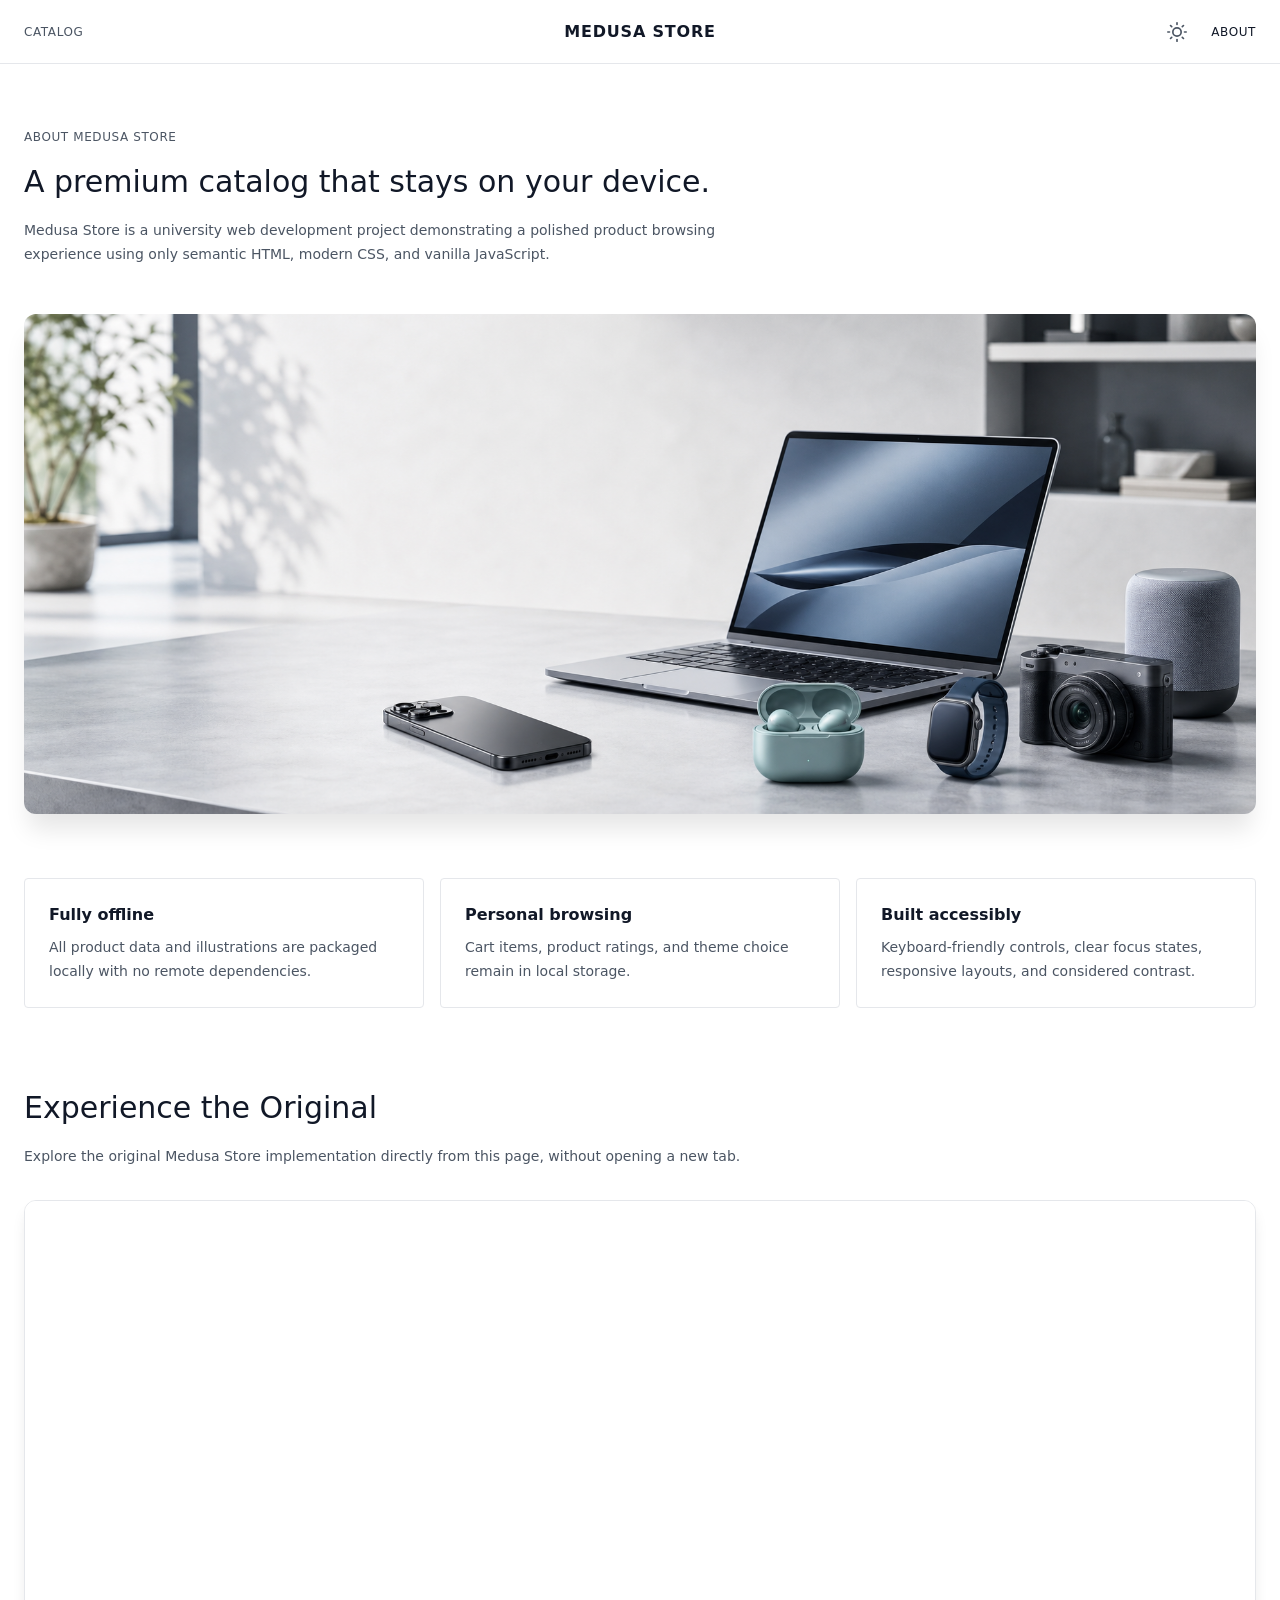
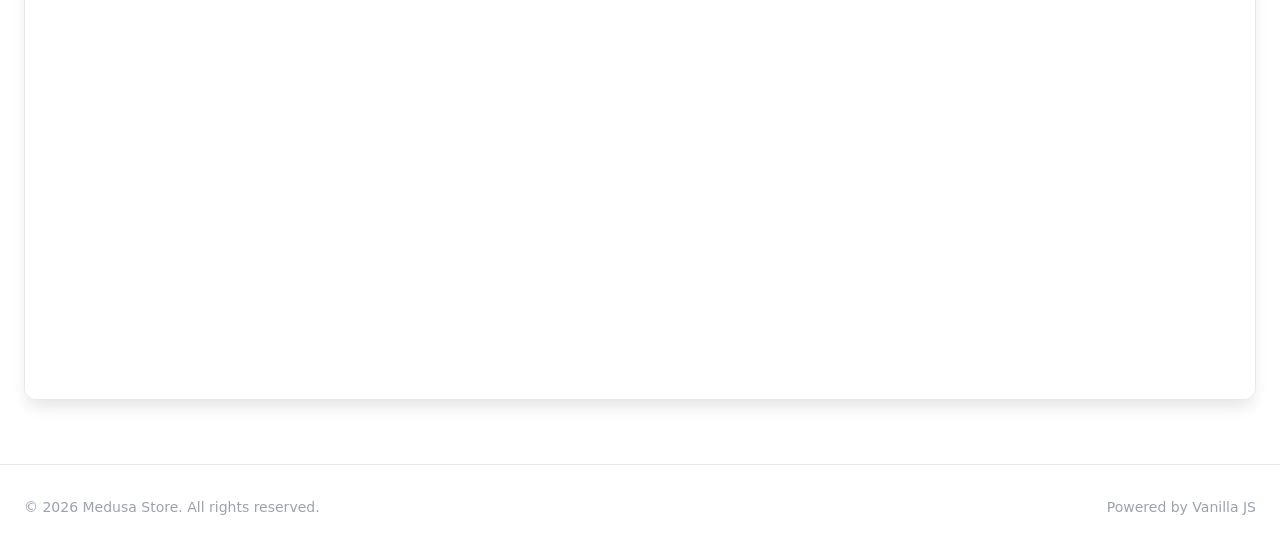
<file: about.html>
<!DOCTYPE html>
<html lang="en">
<head>
  <meta charset="UTF-8">
  <meta name="viewport" content="width=device-width, initial-scale=1.0">
  <title>About | Medusa Store</title>
  <meta name="description" content="About the offline Medusa Store catalog.">
  <link rel="stylesheet" href="css/style.css">
  <link rel="icon" type="image/png" href="images/icons/icon.png">
  <script>
    const savedTheme = localStorage.getItem('medusa_theme_pref');
    const systemTheme = window.matchMedia('(prefers-color-scheme: dark)').matches ? 'dark' : 'light';
    document.documentElement.setAttribute('data-theme', savedTheme || systemTheme);
  </script>
</head>
<body class="bg-ui-bg-base text-ui-fg-base antialiased detail-body">
  <div class="sticky-header">
    <header class="header-container">
      <nav class="nav-content content-container" aria-label="Primary navigation">
        <div class="nav-left">
          <a class="nav-link" href="index.html#catalog">Catalog</a>
        </div>
        <div class="nav-center">
          <a href="index.html" class="nav-logo" aria-label="Home">MEDUSA STORE</a>
        </div>
        <div class="nav-right">
          <button id="theme-toggle" class="nav-link" aria-label="Toggle dark mode">
            <svg class="theme-icon-light icon-small" viewBox="0 0 24 24" fill="none" stroke="currentColor" stroke-width="2" stroke-linecap="round" stroke-linejoin="round">
              <circle cx="12" cy="12" r="5"></circle>
              <line x1="12" y1="1" x2="12" y2="3"></line>
              <line x1="12" y1="21" x2="12" y2="23"></line>
              <line x1="4.22" y1="4.22" x2="5.64" y2="5.64"></line>
              <line x1="18.36" y1="18.36" x2="19.78" y2="19.78"></line>
              <line x1="1" y1="12" x2="3" y2="12"></line>
              <line x1="21" y1="12" x2="23" y2="12"></line>
              <line x1="4.22" y1="19.78" x2="5.64" y2="18.36"></line>
              <line x1="18.36" y1="5.64" x2="19.78" y2="4.22"></line>
            </svg>
            <svg class="theme-icon-dark icon-small" style="display:none;" viewBox="0 0 24 24" fill="none" stroke="currentColor" stroke-width="2" stroke-linecap="round" stroke-linejoin="round">
              <path d="M21 12.79A9 9 0 1 1 11.21 3 7 7 0 0 0 21 12.79z"></path>
            </svg>
          </button>
          <span class="nav-link detail-current">About</span>
        </div>
      </nav>
    </header>
  </div>
  <main class="about-page content-container">
    <section class="about-introduction" aria-labelledby="about-title">
      <p class="detail-eyebrow">About Medusa Store</p>
      <h1 id="about-title" class="detail-title">A premium catalog that stays on your device.</h1>
      <p class="detail-intro">Medusa Store is a university web development project demonstrating a polished product browsing experience using only semantic HTML, modern CSS, and vanilla JavaScript.</p>
    </section>
    
    <section class="about-hero-image" style="margin-bottom: 4rem; border-radius: 12px; overflow: hidden; box-shadow: 0 20px 25px -5px rgba(0, 0, 0, 0.1); background-color: var(--ui-bg-subtle);">
      <img src="images/hero/catalog-hero.png" alt="Medusa Store Demo" style="width: 100%; height: auto; display: block; object-fit: cover; max-height: 500px;">
    </section>

    <section class="about-feature-grid" aria-label="Store principles">
      <article class="about-feature">
        <h2>Fully offline</h2>
        <p>All product data and illustrations are packaged locally with no remote dependencies.</p>
      </article>
      <article class="about-feature">
        <h2>Personal browsing</h2>
        <p>Cart items, product ratings, and theme choice remain in local storage.</p>
      </article>
      <article class="about-feature">
        <h2>Built accessibly</h2>
        <p>Keyboard-friendly controls, clear focus states, responsive layouts, and considered contrast.</p>
      </article>
    </section>

    <section class="about-iframe-section" style="margin-top: 5rem;">
      <h2 class="detail-title" style="font-size: 1.875rem; margin-bottom: 1rem;">Experience the Original</h2>
      <p class="detail-intro" style="margin-bottom: 2rem;">Explore the original Medusa Store implementation directly from this page, without opening a new tab.</p>
      <div style="border: 1px solid var(--ui-border-base); border-radius: 12px; overflow: hidden; height: 800px; box-shadow: 0 10px 15px -3px rgba(0, 0, 0, 0.1); background-color: #ffffff;">
        <iframe src="https://next.medusajs.com/dk" width="100%" height="100%" style="border: none; background-color: #ffffff;" title="Original Medusa Website"></iframe>
      </div>
    </section>
  </main>
  <footer class="footer detail-footer">
    <div class="content-container footer-bottom">
      <span>&copy; 2026 Medusa Store. All rights reserved.</span>
      <span>Powered by Vanilla JS</span>
    </div>
  </footer>
  <script type="module">
    import { initTheme } from './js/ui.js';
    initTheme();
  </script>
</body>
</html>
</file>
<file: css/style.css>
/* ==========================================================================
   Medusa UI Style Tokens & Variables
   ========================================================================== */

:root {
  /* Light Mode (Default) */
  --ui-bg-base: #ffffff;
  --ui-bg-subtle: #f3f4f6; /* Tailwind gray-100 */
  
  --ui-fg-base: #111827; /* Tailwind gray-900 */
  --ui-fg-subtle: #4b5563; /* Tailwind gray-600 */
  --ui-fg-muted: #9ca3af; /* Tailwind gray-400 */
  
  --ui-border-base: #e5e7eb; /* Tailwind gray-200 */
  
  --ui-button-primary-bg: #111827;
  --ui-button-primary-fg: #ffffff;
  --ui-button-primary-hover: #374151;
  
  --ui-button-secondary-bg: #ffffff;
  --ui-button-secondary-fg: #111827;
  --ui-button-secondary-border: #d1d5db; /* Tailwind gray-300 */
  --ui-button-secondary-hover: #f9fafb;
}

html[data-theme='dark'] {
  /* Dark Mode */
  --ui-bg-base: #111827;
  --ui-bg-subtle: #1f2937; /* Tailwind gray-800 */
  
  --ui-fg-base: #f9fafb; /* Tailwind gray-50 */
  --ui-fg-subtle: #9ca3af; /* Tailwind gray-400 */
  --ui-fg-muted: #6b7280; /* Tailwind gray-500 */
  
  --ui-border-base: #374151; /* Tailwind gray-700 */
  
  --ui-button-primary-bg: #ffffff;
  --ui-button-primary-fg: #111827;
  --ui-button-primary-hover: #f3f4f6;
  
  --ui-button-secondary-bg: #1f2937;
  --ui-button-secondary-fg: #f9fafb;
  --ui-button-secondary-border: #4b5563;
  --ui-button-secondary-hover: #374151;
}

/* Base Reset & Utilities */
*, *::before, *::after {
  box-sizing: border-box;
  margin: 0;
  padding: 0;
}

html {
  font-family: ui-sans-serif, system-ui, -apple-system, BlinkMacSystemFont, "Segoe UI", Roboto, "Helvetica Neue", Arial, sans-serif;
  line-height: 1.5;
  scroll-behavior: smooth;
}

body {
  background-color: var(--ui-bg-base);
  color: var(--ui-fg-base);
  -webkit-font-smoothing: antialiased;
  transition: background-color 0.2s ease, color 0.2s ease;
  overflow-x: hidden;
}

body.modal-open {
  overflow: hidden;
}

a {
  color: inherit;
  text-decoration: none;
}

ul {
  list-style: none;
}

button, input, select {
  font: inherit;
  background: transparent;
  border: none;
  outline: none;
}

button {
  cursor: pointer;
}

img, svg {
  display: block;
  max-width: 100%;
}

.icon-small {
  width: 20px;
  height: 20px;
}

/* Typography Utilities */
.txt-xsmall-plus { font-size: 0.75rem; font-weight: 500; line-height: 1.125rem; }
.txt-small-plus { font-size: 0.875rem; font-weight: 500; line-height: 1.25rem; }
.text-small-regular { font-size: 0.875rem; font-weight: 400; line-height: 1.25rem; }
.txt-compact-small { font-size: 0.875rem; font-weight: 400; line-height: 1.25rem; }
.txt-compact-medium { font-size: 1rem; font-weight: 400; line-height: 1.5rem; }
.text-2xl-semi { font-size: 1.5rem; font-weight: 600; line-height: 2rem; }

.text-ui-fg-base { color: var(--ui-fg-base); }
.text-ui-fg-subtle { color: var(--ui-fg-subtle); }
.text-ui-fg-muted { color: var(--ui-fg-muted); }
.bg-ui-bg-subtle { background-color: var(--ui-bg-subtle); }

.mt-4 { margin-top: 1rem; }
.flex { display: flex; }
.flex-col { display: flex; flex-direction: column; }
.justify-between { justify-content: space-between; }
.items-center { align-items: center; }
.gap-4 { gap: 1rem; }
.flex-1 { flex: 1 1 0%; }

/* Buttons */
.btn {
  display: inline-flex;
  align-items: center;
  justify-content: center;
  padding: 0.5rem 1rem;
  font-size: 0.875rem;
  font-weight: 500;
  border-radius: 4px;
  transition: all 0.2s ease;
  gap: 0.5rem;
}

.btn-primary {
  background-color: var(--ui-button-primary-bg);
  color: var(--ui-button-primary-fg);
}
.btn-primary:hover {
  background-color: var(--ui-button-primary-hover);
}

.btn-secondary {
  background-color: var(--ui-button-secondary-bg);
  color: var(--ui-button-secondary-fg);
  border: 1px solid var(--ui-button-secondary-border);
}
.btn-secondary:hover {
  background-color: var(--ui-button-secondary-hover);
}

.text-btn {
  color: var(--ui-fg-subtle);
  font-size: 0.875rem;
}
.text-btn:hover {
  color: var(--ui-fg-base);
}

/* Layout */
.content-container {
  max-width: 1280px;
  margin: 0 auto;
  padding: 0 1.5rem;
  width: 100%;
}

/* Header */
.sticky-header {
  position: sticky;
  top: 0;
  left: 0;
  right: 0;
  z-index: 50;
  background-color: var(--ui-bg-base);
}

.header-container {
  position: relative;
  height: 64px; /* h-16 */
  border-bottom: 1px solid var(--ui-border-base);
}

.nav-content {
  display: flex;
  align-items: center;
  justify-content: space-between;
  height: 100%;
  font-size: 0.875rem;
}

.nav-left, .nav-center, .nav-right {
  display: flex;
  align-items: center;
  height: 100%;
}

.nav-left {
  flex: 1;
  gap: 1rem;
  position: relative;
}
.nav-center {
  justify-content: center;
}
.nav-right {
  flex: 1;
  justify-content: flex-end;
  gap: 1.5rem;
}

.nav-btn, .nav-link {
  display: flex;
  align-items: center;
  gap: 0.5rem;
  color: var(--ui-fg-subtle);
  text-transform: uppercase;
  font-weight: 500;
  font-size: 0.75rem;
  letter-spacing: 0.05em;
}

.nav-btn:hover, .nav-link:hover {
  color: var(--ui-fg-base);
}

.header-menu {
  position: absolute;
  top: calc(100% - 0.5rem);
  left: 0;
  min-width: 128px;
  padding: 0.5rem;
  border: 1px solid var(--ui-border-base);
  border-radius: 4px;
  background-color: var(--ui-bg-base);
  box-shadow: 0 4px 12px rgba(17, 24, 39, 0.08);
}

.header-menu[hidden] {
  display: none;
}

.header-menu-link {
  padding: 0.5rem;
}

.nav-logo {
  font-size: 1rem;
  font-weight: 600;
  text-transform: uppercase;
  letter-spacing: 0.05em;
  color: var(--ui-fg-base);
}

/* Inline Search in Header */
.search-bar-inline {
  display: flex;
  align-items: center;
  background-color: var(--ui-bg-subtle);
  border-radius: 4px;
  padding: 0.25rem 0.5rem;
  max-width: 200px;
}
.search-bar-inline input {
  font-size: 0.875rem;
  color: var(--ui-fg-base);
  width: 100%;
}
.search-bar-inline input::placeholder {
  color: var(--ui-fg-muted);
}
.clear-btn {
  color: var(--ui-fg-muted);
  font-size: 1.25rem;
  line-height: 1;
}

/* Hero Section */
.hero-section {
  height: 60vh;
  min-height: 400px;
  width: 100%;
  border-bottom: 1px solid var(--ui-border-base);
  background-color: var(--ui-bg-subtle);
  display: flex;
  align-items: center;
  justify-content: space-between;
  position: relative;
  overflow: hidden;
  padding: 0 5%;
}

.hero-image-wrapper {
  flex: 1;
  display: flex;
  justify-content: center;
  align-items: center;
  max-width: 50%;
  height: 100%;
  padding: 2rem;
}

.hero-image {
  max-width: 100%;
  max-height: 100%;
  object-fit: contain;
  border-radius: 12px;
  box-shadow: 0 20px 25px -5px rgba(0, 0, 0, 0.1), 0 10px 10px -5px rgba(0, 0, 0, 0.04);
}

.hero-content {
  flex: 1;
  display: flex;
  flex-direction: column;
  align-items: center;
  justify-content: center;
  text-align: center;
  gap: 1.5rem;
  padding: 2rem;
  z-index: 10;
  position: relative;
  max-width: 50%;
}

.hero-content.left-aligned {
  align-items: flex-start;
  text-align: left;
}

@media (max-width: 768px) {
  .hero-section {
    flex-direction: column-reverse;
    height: auto;
    padding: 2rem 5%;
  }
  .hero-content, .hero-image-wrapper {
    max-width: 100%;
  }
  .hero-content.left-aligned {
    align-items: center;
    text-align: center;
  }
}

.hero-title {
  font-size: 1.875rem; /* text-3xl */
  line-height: 2.5rem;
  font-weight: 600;
  color: var(--ui-fg-base);
}

.hero-subtitle {
  font-size: 1.25rem;
  line-height: 1.75rem;
  font-weight: 400;
  color: var(--ui-fg-subtle);
}

/* Store Layout (Sidebar + Grid) */
.store-layout {
  display: flex;
  flex-direction: column;
  padding-top: 1.5rem;
  padding-bottom: 3rem;
  gap: 2rem;
}

@media (min-width: 768px) {
  .store-layout {
    flex-direction: row;
    align-items: flex-start;
  }
}

/* Sidebar RefinementList */
.refinement-list {
  width: 100%;
  max-width: 250px;
  flex-shrink: 0;
}

.filter-header {
  display: flex;
  justify-content: space-between;
  align-items: center;
  margin-bottom: 1.5rem;
}

.filter-header h3 {
  font-size: 0.875rem;
  font-weight: 600;
}

.filter-group {
  margin-bottom: 1.5rem;
}

.filter-label {
  display: block;
  font-size: 0.875rem;
  color: var(--ui-fg-subtle);
  margin-bottom: 0.5rem;
}

.flex-between {
  display: flex;
  justify-content: space-between;
  align-items: center;
  margin-bottom: 0.5rem;
}

.filter-select {
  width: 100%;
  border: 1px solid var(--ui-border-base);
  background-color: var(--ui-bg-base);
  color: var(--ui-fg-base);
  padding: 0.5rem;
  border-radius: 4px;
  font-size: 0.875rem;
}

.range-slider {
  width: 100%;
}

.rating-pills {
  display: flex;
  flex-wrap: wrap;
  gap: 0.5rem;
}

.rating-pill {
  border: 1px solid var(--ui-border-base);
  color: var(--ui-fg-subtle);
  padding: 0.25rem 0.75rem;
  font-size: 0.75rem;
  border-radius: 99px;
}
.rating-pill.active {
  background-color: var(--ui-fg-base);
  color: var(--ui-bg-base);
  border-color: var(--ui-fg-base);
}

/* Products Area */
.products-area {
  flex: 1;
  width: 100%;
}

.products-header {
  margin-bottom: 2rem;
  display: flex;
  justify-content: space-between;
  align-items: baseline;
}

.store-title {
  font-size: 1.5rem;
  font-weight: 600;
}

.results-count {
  font-size: 0.875rem;
  color: var(--ui-fg-subtle);
}

.active-filters {
  display: flex;
  flex-wrap: wrap;
  gap: 0.5rem;
  margin-bottom: 1rem;
}

.cart-checkout {
  display: flex;
  align-items: center;
  justify-content: space-between;
  gap: 1rem;
  padding: 1rem 0;
  margin-bottom: 1.5rem;
  border-top: 1px solid var(--ui-border-base);
  border-bottom: 1px solid var(--ui-border-base);
}

.cart-checkout[hidden] {
  display: none;
}

.cart-total {
  color: var(--ui-fg-subtle);
  font-size: 0.875rem;
  font-weight: 500;
}

.filter-chip {
  background-color: var(--ui-bg-subtle);
  color: var(--ui-fg-subtle);
  font-size: 0.75rem;
  padding: 0.25rem 0.75rem;
  border-radius: 99px;
  display: flex;
  align-items: center;
  gap: 0.25rem;
}

/* Product Grid */
.products-grid {
  display: grid;
  grid-template-columns: repeat(2, 1fr);
  gap: 1.5rem;
  row-gap: 2.5rem;
}

@media (min-width: 1024px) {
  .products-grid {
    grid-template-columns: repeat(3, 1fr);
  }
}
@media (min-width: 1280px) {
  .products-grid {
    grid-template-columns: repeat(4, 1fr);
  }
}

/* Product Card Preview (Mimic Medusa) */
.product-preview {
  display: flex;
  flex-direction: column;
  cursor: pointer;
}

.product-thumbnail {
  background-color: var(--ui-bg-subtle);
  aspect-ratio: 4 / 5;
  width: 100%;
  display: flex;
  align-items: center;
  justify-content: center;
  position: relative;
  overflow: hidden;
  border-radius: 4px;
}

.product-thumbnail img {
  max-width: 80%;
  max-height: 80%;
  object-fit: contain;
  transition: transform 0.3s ease;
}

.product-preview:hover .product-thumbnail img {
  transform: scale(1.05);
}

.product-badge {
  position: absolute;
  top: 0.5rem;
  left: 0.5rem;
  background-color: var(--ui-bg-base);
  color: var(--ui-fg-base);
  font-size: 0.65rem;
  font-weight: 600;
  padding: 0.2rem 0.5rem;
  border-radius: 2px;
  text-transform: uppercase;
}

.product-cart {
  position: absolute;
  top: 0.5rem;
  right: 0.5rem;
  background-color: var(--ui-bg-base);
  border-radius: 50%;
  width: 28px;
  height: 28px;
  display: flex;
  align-items: center;
  justify-content: center;
  color: var(--ui-fg-subtle);
  z-index: 2;
  box-shadow: 0 1px 3px rgba(0,0,0,0.1);
}
.product-cart.active {
  color: var(--ui-fg-base);
}

.product-info {
  display: flex;
  justify-content: space-between;
  margin-top: 1rem;
  font-size: 1rem;
  line-height: 1.5rem;
}

.product-title {
  color: var(--ui-fg-subtle);
}

.product-price {
  color: var(--ui-fg-base);
  font-weight: 500;
}

.product-rating-row {
  display: flex;
  align-items: center;
  gap: 0.25rem;
  font-size: 0.75rem;
  color: var(--ui-fg-muted);
  margin-top: 0.25rem;
}
.star-color {
  color: #fbbf24;
}

/* Skeletons */
.product-skeleton {
  aspect-ratio: 4 / 5;
  background-color: var(--ui-bg-subtle);
  animation: pulse 2s cubic-bezier(0.4, 0, 0.6, 1) infinite;
  border-radius: 4px;
}
@keyframes pulse {
  0%, 100% { opacity: 1; }
  50% { opacity: 0.5; }
}

.empty-state {
  padding: 4rem 0;
  text-align: center;
}

/* Pagination */
.pagination {
  display: flex;
  justify-content: center;
  align-items: center;
  gap: 0.5rem;
  margin-top: 3rem;
}

.pagination[hidden] {
  display: none;
}

.page-btn {
  display: inline-flex;
  align-items: center;
  justify-content: center;
  width: 36px;
  height: 36px;
  border-radius: 4px;
  border: 1px solid var(--ui-border-base);
  background-color: var(--ui-bg-base);
  color: var(--ui-fg-base);
  font-size: 0.875rem;
  transition: all 0.2s ease;
}

.page-btn:hover:not(:disabled) {
  background-color: var(--ui-bg-subtle);
}

.page-btn.active {
  background-color: var(--ui-fg-base);
  color: var(--ui-bg-base);
  border-color: var(--ui-fg-base);
}

.page-btn:disabled {
  opacity: 0.5;
  cursor: not-allowed;
}
.page-btn[data-page="Prev"], .page-btn[data-page="Next"],
.page-btn:first-child, .page-btn:last-child {
  width: auto;
  padding: 0 1rem;
}

/* Footer */
.footer {
  border-top: 1px solid var(--ui-border-base);
  width: 100%;
  background-color: var(--ui-bg-base);
  margin-top: auto;
}

.footer-grid {
  display: flex;
  flex-direction: column;
  gap: 1.5rem;
  padding: 4rem 0;
}

@media (min-width: 640px) {
  .footer-grid {
    flex-direction: row;
    justify-content: space-between;
    align-items: flex-start;
  }
}

.footer-links {
  display: grid;
  grid-template-columns: repeat(2, 1fr);
  gap: 2.5rem;
  font-size: 0.875rem;
}

@media (min-width: 768px) {
  .footer-links {
    grid-template-columns: repeat(3, 1fr);
    gap: 4rem;
  }
}

.footer-col {
  display: flex;
  flex-direction: column;
  gap: 0.5rem;
}

.footer-col-title {
  font-size: 0.875rem;
  font-weight: 500;
  color: var(--ui-fg-base);
}

.footer-list {
  display: flex;
  flex-direction: column;
  gap: 0.5rem;
  color: var(--ui-fg-subtle);
}

.footer-list a:hover {
  color: var(--ui-fg-base);
}

.footer-bottom {
  display: flex;
  justify-content: space-between;
  width: 100%;
  padding-bottom: 4rem;
  color: var(--ui-fg-muted);
  font-size: 0.875rem;
}

/* Informational Pages */
.detail-body {
  min-height: 100vh;
  display: flex;
  flex-direction: column;
}

.detail-current {
  color: var(--ui-fg-base);
}

.detail-eyebrow {
  color: var(--ui-fg-subtle);
  font-size: 0.75rem;
  font-weight: 500;
  letter-spacing: 0.05em;
  text-transform: uppercase;
  margin-bottom: 1rem;
}

.detail-title {
  font-size: 1.875rem;
  line-height: 2.5rem;
  font-weight: 400;
  margin-bottom: 1rem;
}

.detail-intro {
  color: var(--ui-fg-subtle);
  font-size: 0.875rem;
  line-height: 1.5rem;
  margin-bottom: 2rem;
}

.detail-footer .footer-bottom {
  padding-top: 2rem;
  padding-bottom: 2rem;
}

.about-page {
  flex: 1;
  padding-top: 4rem;
  padding-bottom: 4rem;
}

.about-introduction {
  max-width: 700px;
  margin-bottom: 3rem;
}

.about-feature-grid {
  display: grid;
  grid-template-columns: 1fr;
  gap: 1rem;
}

.about-feature {
  border: 1px solid var(--ui-border-base);
  border-radius: 4px;
  padding: 1.5rem;
}

.about-feature h2 {
  font-size: 1rem;
  font-weight: 600;
  margin-bottom: 0.5rem;
}

.about-feature p {
  color: var(--ui-fg-subtle);
  font-size: 0.875rem;
  line-height: 1.5rem;
}

@media (min-width: 768px) {
  .about-feature-grid {
    grid-template-columns: repeat(3, 1fr);
  }
}

/* Modal Styling aligned to Medusa UI */
.modal {
  margin: auto;
  padding: 0;
  border: 1px solid var(--ui-border-base);
  border-radius: 8px;
  background-color: var(--ui-bg-base);
  color: var(--ui-fg-base);
  max-width: 900px;
  width: 90%;
  box-shadow: 0 20px 25px -5px rgba(0, 0, 0, 0.1), 0 10px 10px -5px rgba(0, 0, 0, 0.04);
}
.modal::backdrop {
  background: rgba(0,0,0, 0.5);
}

.modal-content {
  position: relative;
}

.modal-close {
  position: absolute;
  top: 1rem;
  right: 1rem;
  font-size: 1.5rem;
  line-height: 1;
  color: var(--ui-fg-subtle);
  z-index: 10;
}

.modal-layout {
  display: grid;
  grid-template-columns: 1fr;
}
@media (min-width: 768px) {
  .modal-layout {
    grid-template-columns: 1fr 1fr;
  }
}

.modal-img-container {
  display: flex;
  align-items: center;
  justify-content: center;
  padding: 3rem;
  aspect-ratio: 1;
}

.modal-img-container img {
  max-height: 100%;
  object-fit: contain;
}

.modal-info {
  padding: 2rem;
  display: flex;
  flex-direction: column;
}

.modal-title {
  font-size: 1.5rem;
  font-weight: 600;
  margin-bottom: 0.25rem;
}

.modal-category {
  font-size: 0.875rem;
  text-transform: uppercase;
  margin-bottom: 1.5rem;
  display: block;
}

.modal-desc,
.modal-rating {
  font-size: 0.875rem;
  color: var(--ui-fg-subtle);
}

.modal-desc {
  margin-bottom: 2rem;
}

.modal-price-row {
  display: flex;
  justify-content: space-between;
  align-items: center;
  margin-bottom: 2rem;
  border-bottom: 1px solid var(--ui-border-base);
  padding-bottom: 1.5rem;
}

.modal-price {
  font-size: 1.5rem;
  font-weight: 500;
}

.modal-tags {
  display: flex;
  flex-wrap: wrap;
  gap: 0.5rem;
  margin-bottom: 2rem;
}

.modal-tags span {
  background-color: var(--ui-bg-subtle);
  color: var(--ui-fg-subtle);
  font-size: 0.75rem;
  padding: 0.25rem 0.5rem;
  border-radius: 4px;
}

.user-rating-section {
  margin-bottom: 2rem;
}

.star-rating {
  display: flex;
  gap: 0.25rem;
  margin-top: 0.5rem;
}

.star-rating button {
  font-size: 1.5rem;
  color: var(--ui-border-base);
  transition: transform 0.1s;
}
.star-rating button.active {
  color: #fbbf24;
}
.star-rating button:hover {
  transform: scale(1.1);
}

/* Toasts */
.toast-container {
  position: fixed;
  bottom: 2rem;
  right: 2rem;
  z-index: 100;
  display: flex;
  flex-direction: column;
  gap: 0.5rem;
}
.toast {
  background-color: var(--ui-fg-base);
  color: var(--ui-bg-base);
  padding: 0.75rem 1.5rem;
  border-radius: 4px;
  font-size: 0.875rem;
  box-shadow: 0 4px 6px rgba(0,0,0,0.1);
}

@media (max-width: 640px) {
  .hidden-small {
    display: none;
  }
}
</file>
